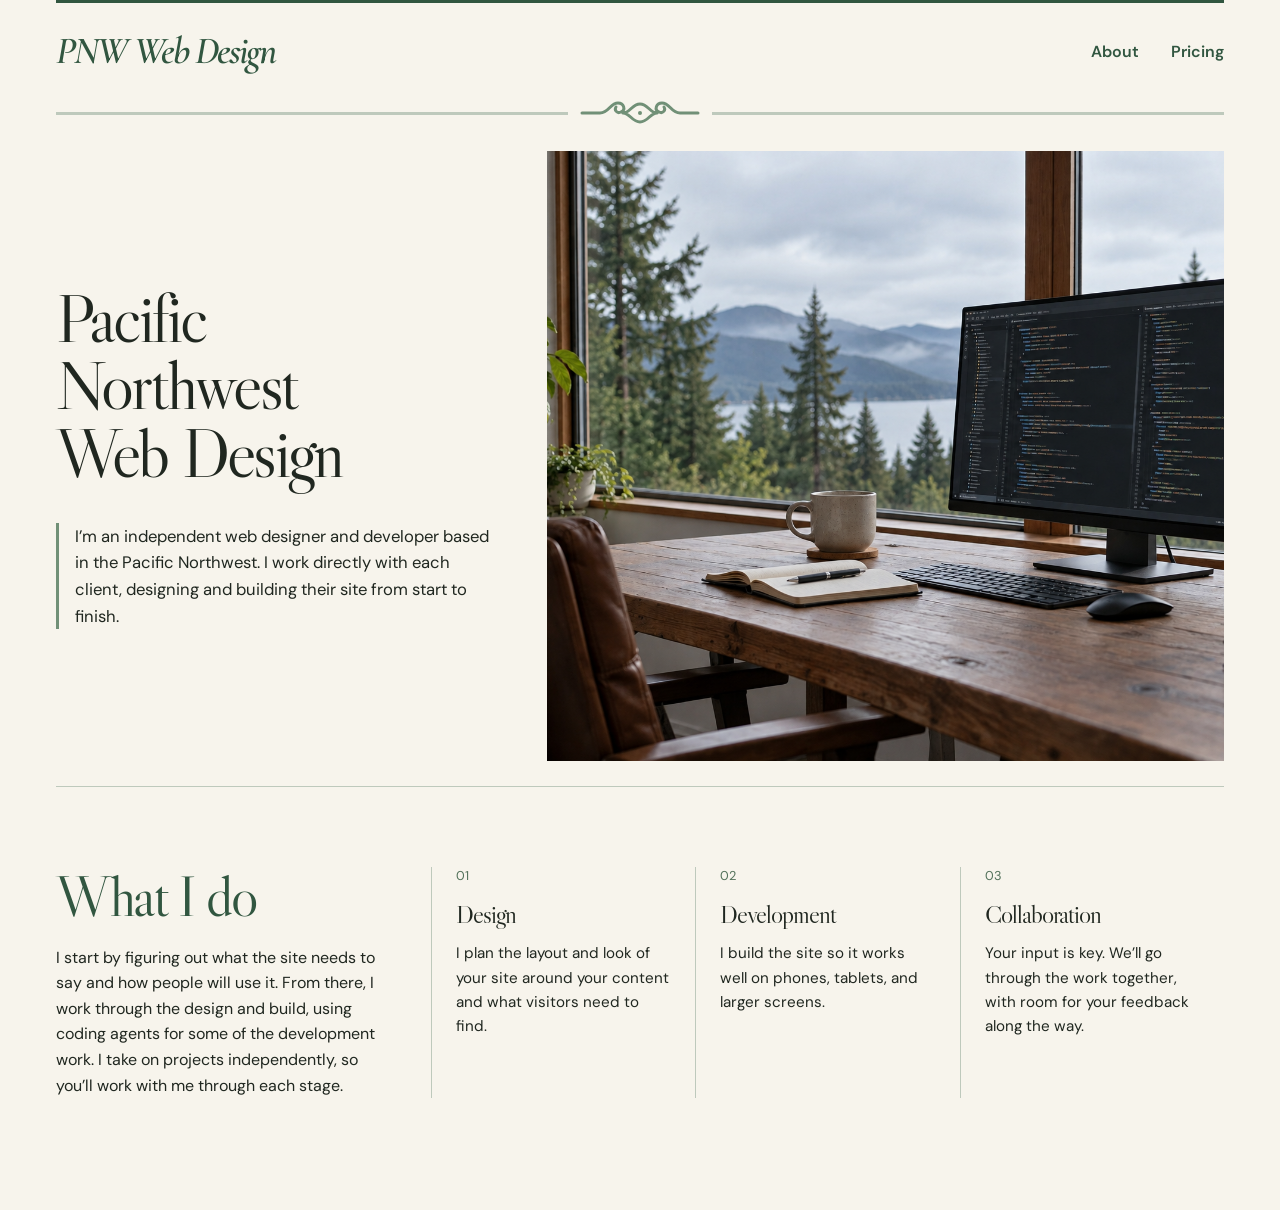
<file: PNW Web Design/html/index.html>
<!doctype html>
<html lang="en">
<head>
  <meta charset="UTF-8">
  <meta name="viewport" content="width=device-width, initial-scale=1">
  <meta name="description" content="Pacific Northwest Web Design">
  <title>Pacific Northwest Web Design</title>

  <link rel="preconnect" href="https://fonts.googleapis.com">
  <link rel="preconnect" href="https://fonts.gstatic.com" crossorigin>
  <link href="https://fonts.googleapis.com/css2?family=Cormorant+Garamond:ital,wght@1,600&family=DM+Sans:wght@400;500;600&family=Libre+Caslon+Display&display=swap" rel="stylesheet">
  <link rel="stylesheet" href="../css/style.css">
</head>

<body>
  <header class="site-header container">
    <div class="header-row">
      <a class="brand" href="index.html">PNW Web Design</a>

      <nav aria-label="Main navigation">
        <a href="#about">About</a>
        <a href="pricing.html">Pricing</a>
      </nav>
    </div>

    <div class="header-divider" aria-hidden="true">
      <span class="divider-line"></span>
      <svg viewBox="0 0 120 28" fill="none" xmlns="http://www.w3.org/2000/svg">
        <path
          d="M2 14h18c9 0 10-10 18-10 6 0 8 7 3 9-4 2-7-2-5-5
             M118 14h-18c-9 0-10-10-18-10-6 0-8 7-3 9 4 2 7-2 5-5
             M43 14c7 0 9 9 17 9s10-9 17-9
             M43 14c7 0 9-9 17-9s10 9 17 9"
          stroke="currentColor"
          stroke-width="3"
          stroke-linecap="round"
        />
        <circle cx="60" cy="14" r="2" fill="currentColor"/>
      </svg>
      <span class="divider-line"></span>
    </div>
  </header>

  <main>
    <section class="hero container" aria-labelledby="hero-title">
      <div class="hero-copy">
        <h1 id="hero-title">Pacific<br>Northwest<br>Web Design</h1>
        <p>I’m an independent web designer and developer based in the Pacific Northwest. I work directly with each client, designing and building their site from start to finish.</p>
      </div>

      <div class="hero-visual">
        <img
          src="../images/hero.jpg"
          alt="Computer workspace overlooking evergreen trees and water"
        >
      </div>
    </section>

    <section class="services container" id="about" aria-labelledby="services-title">
      <div class="services-intro">
        <h2 id="services-title">What I do</h2>
        <p>I start by figuring out what the site needs to say and how people will use it. From there, 
		I work through the design and build, using coding agents for some of the development work. 
		I take on projects independently, so you’ll work with me through each stage.</p>
      </div>

      <div class="service-list">
        <div class="service">
          <span class="service-number">01</span>
          <h3>Design</h3>
          <p>I plan the layout and look of your site around your content and what visitors need to find.</p>
        </div>

        <div class="service">
          <span class="service-number">02</span>
          <h3>Development</h3>
          <p>I build the site so it works well on phones, tablets, and larger screens.</p>
        </div>

        <div class="service">
          <span class="service-number">03</span>
          <h3>Collaboration</h3>
          <p>Your input is key. We’ll go through the work together, with room for your feedback along the way.</p>
        </div>
      </div>
    </section>
  </main>
</body>
</html>
</file>
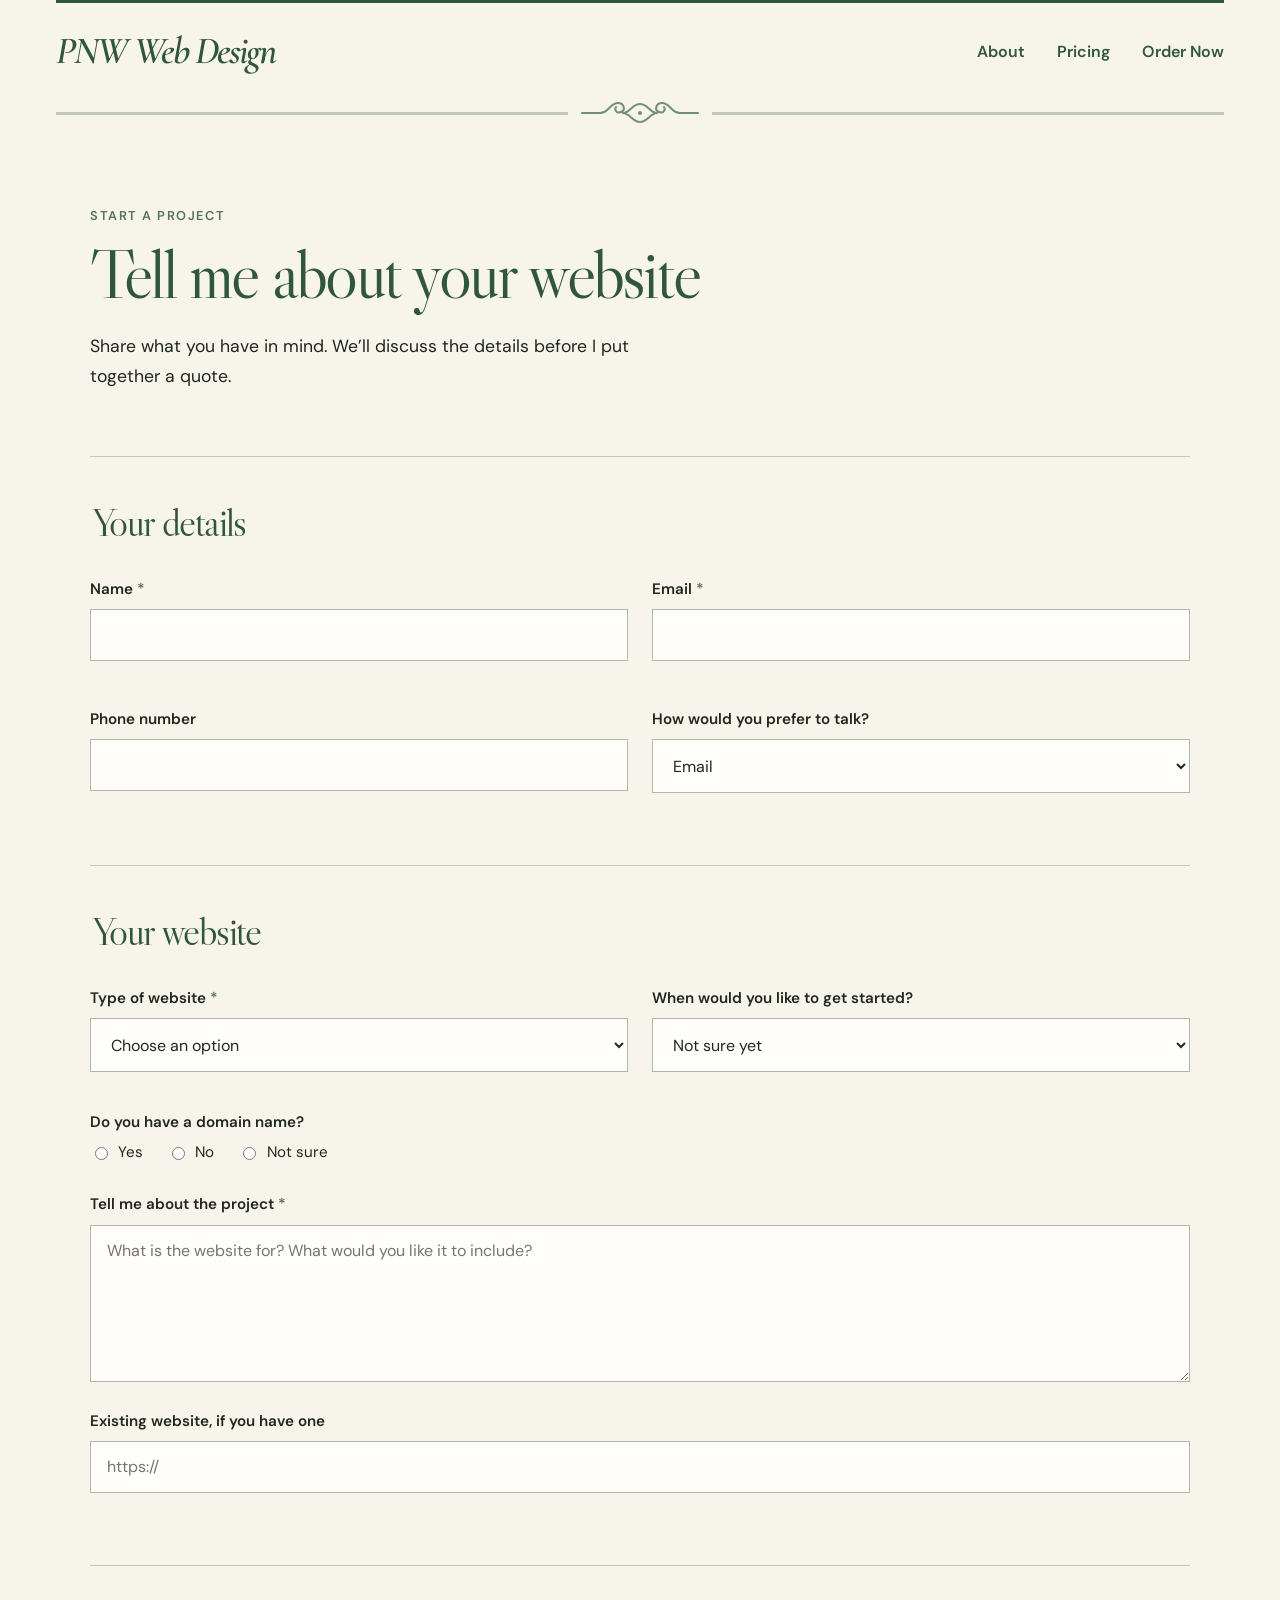
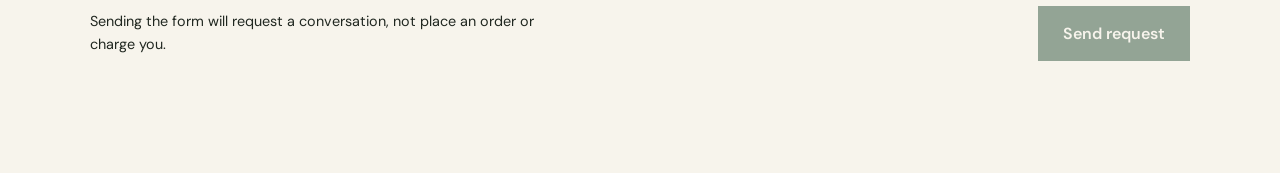
<file: PNW Web Design/html/order.html>
<!doctype html>
<html lang="en">
<head>
  <meta charset="UTF-8">
  <meta name="viewport" content="width=device-width, initial-scale=1">
  <meta name="description" content="Start a website project with Pacific Northwest Web Design">
  <title>Order Now | Pacific Northwest Web Design</title>

  <link rel="preconnect" href="https://fonts.googleapis.com">
  <link rel="preconnect" href="https://fonts.gstatic.com" crossorigin>
  <link href="https://fonts.googleapis.com/css2?family=Cormorant+Garamond:ital,wght@1,600&family=DM+Sans:wght@400;500;600&family=Libre+Caslon+Display&display=swap" rel="stylesheet">

  <link rel="stylesheet" href="../css/style.css">
  <link rel="stylesheet" href="../css/order.css">
</head>

<body>
  <header class="site-header container">
    <div class="header-row">
      <a class="brand" href="index.html">PNW Web Design</a>

      <nav aria-label="Main navigation">
        <a href="index.html#about">About</a>
        <a href="pricing.html">Pricing</a>
        <a href="order.html" aria-current="page">Order Now</a>
      </nav>
    </div>

    <div class="header-divider" aria-hidden="true">
      <span class="divider-line"></span>
      <svg viewBox="0 0 120 28" fill="none" xmlns="http://www.w3.org/2000/svg">
        <path
          d="M2 14h18c9 0 10-10 18-10 6 0 8 7 3 9-4 2-7-2-5-5
             M118 14h-18c-9 0-10-10-18-10-6 0-8 7-3 9 4 2 7-2 5-5
             M43 14c7 0 9 9 17 9s10-9 17-9
             M43 14c7 0 9-9 17-9s10 9 17 9"
          stroke="currentColor"
          stroke-width="2"
          stroke-linecap="round"
        />
        <circle cx="60" cy="14" r="2" fill="currentColor"/>
      </svg>
      <span class="divider-line"></span>
    </div>
  </header>

  <main class="order-page container">
    <div class="order-intro">
      <p class="eyebrow">Start a project</p>
      <h1>Tell me about your website</h1>
      <p>
        Share what you have in mind. We’ll discuss the details before
        I put together a quote.
      </p>
    </div>

    <!-- Connect this form to a submission service or backend before enabling the button. -->
    <form class="project-form">
      <fieldset>
        <legend>Your details</legend>

        <div class="form-grid">
          <div class="form-field">
            <label for="name">Name <span aria-hidden="true">*</span></label>
            <input id="name" name="name" type="text" autocomplete="name" required>
          </div>

          <div class="form-field">
            <label for="email">Email <span aria-hidden="true">*</span></label>
            <input id="email" name="email" type="email" autocomplete="email" required>
          </div>

          <div class="form-field">
            <label for="phone">Phone number</label>
            <input id="phone" name="phone" type="tel" autocomplete="tel">
          </div>

          <div class="form-field">
            <label for="contact-method">How would you prefer to talk?</label>
            <select id="contact-method" name="contact_method">
              <option value="email">Email</option>
              <option value="phone">Phone</option>
              <option value="either">Either is fine</option>
            </select>
          </div>
        </div>
      </fieldset>

      <fieldset>
        <legend>Your website</legend>

        <div class="form-grid">
          <div class="form-field">
            <label for="website-type">Type of website <span aria-hidden="true">*</span></label>
            <select id="website-type" name="website_type" required>
              <option value="" selected disabled>Choose an option</option>
              <option value="single-page">Single page</option>
              <option value="simple-blog">Simple blog</option>
              <option value="three-to-four-pages">Three to four pages</option>
              <option value="five-plus-pages">Five or more pages</option>
              <option value="not-sure">Not sure yet</option>
            </select>
          </div>

          <div class="form-field">
            <label for="timeline">When would you like to get started?</label>
            <select id="timeline" name="timeline">
              <option value="" selected>Not sure yet</option>
              <option value="soon">As soon as possible</option>
              <option value="one-to-three-months">In the next 1–3 months</option>
              <option value="later">Later on</option>
            </select>
          </div>
        </div>

        <div class="form-field domain-field">
          <p class="field-label" id="domain-label">Do you have a domain name?</p>
          <div class="radio-options" role="group" aria-labelledby="domain-label">
            <label><input type="radio" name="has_domain" value="yes"> Yes</label>
            <label><input type="radio" name="has_domain" value="no"> No</label>
            <label><input type="radio" name="has_domain" value="not-sure"> Not sure</label>
          </div>
        </div>

        <div class="form-field">
          <label for="project-details">Tell me about the project <span aria-hidden="true">*</span></label>
          <textarea
            id="project-details"
            name="project_details"
            rows="6"
            placeholder="What is the website for? What would you like it to include?"
            required
          ></textarea>
        </div>

        <div class="form-field">
          <label for="existing-site">Existing website, if you have one</label>
          <input
            id="existing-site"
            name="existing_site"
            type="url"
            inputmode="url"
            placeholder="https://"
          >
        </div>
      </fieldset>

      <div class="form-end">
        <p>Sending the form will request a conversation, not place an order or charge you.</p>
        <button type="submit" disabled>Send request</button>
      </div>
    </form>
  </main>
</body>
</html>
</file>
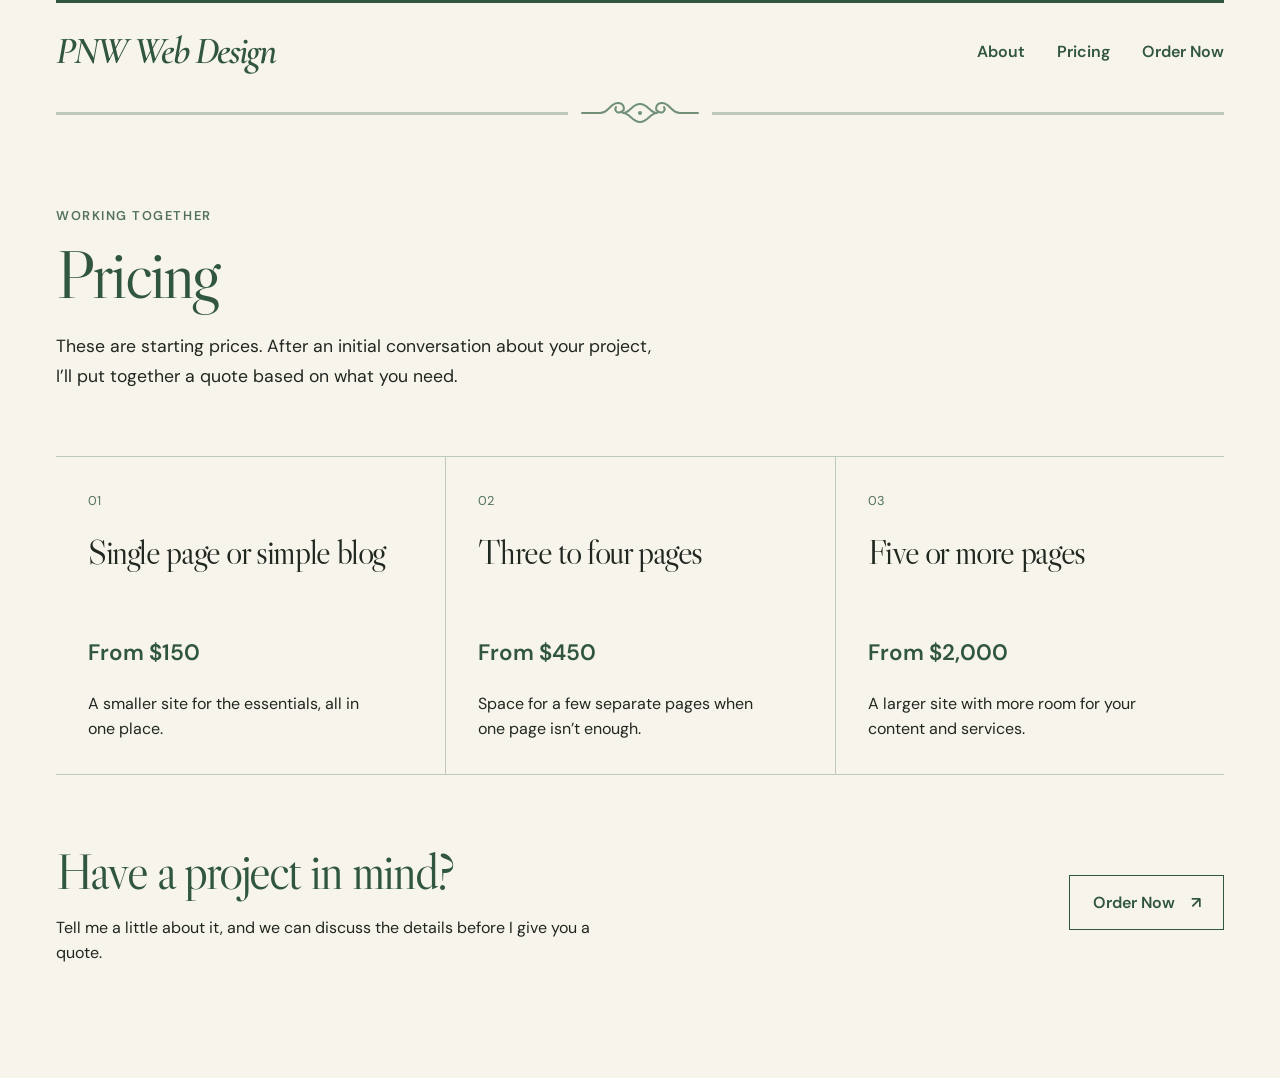
<file: PNW Web Design/html/Pricing.html>
<!doctype html>
<html lang="en">
<head>
  <meta charset="UTF-8">
  <meta name="viewport" content="width=device-width, initial-scale=1">
  <meta name="description" content="Starting prices for Pacific Northwest Web Design">
  <title>Pricing | Pacific Northwest Web Design</title>

  <link rel="preconnect" href="https://fonts.googleapis.com">
  <link rel="preconnect" href="https://fonts.gstatic.com" crossorigin>
  <link href="https://fonts.googleapis.com/css2?family=Cormorant+Garamond:ital,wght@1,600&family=DM+Sans:wght@400;500;600&family=Libre+Caslon+Display&display=swap" rel="stylesheet">

  <link rel="stylesheet" href="../css/style.css">
  <link rel="stylesheet" href="../css/pricing.css">
</head>

<body>
  <header class="site-header container">
    <div class="header-row">
      <a class="brand" href="index.html">PNW Web Design</a>

      <nav aria-label="Main navigation">
        <a href="index.html#about">About</a>
        <a href="pricing.html" aria-current="page">Pricing</a>
        <a href="order.html">Order Now</a>
      </nav>
    </div>

    <div class="header-divider" aria-hidden="true">
      <span class="divider-line"></span>
      <svg viewBox="0 0 120 28" fill="none" xmlns="http://www.w3.org/2000/svg">
        <path
          d="M2 14h18c9 0 10-10 18-10 6 0 8 7 3 9-4 2-7-2-5-5
             M118 14h-18c-9 0-10-10-18-10-6 0-8 7-3 9 4 2 7-2 5-5
             M43 14c7 0 9 9 17 9s10-9 17-9
             M43 14c7 0 9-9 17-9s10 9 17 9"
          stroke="currentColor"
          stroke-width="2"
          stroke-linecap="round"
        />
        <circle cx="60" cy="14" r="2" fill="currentColor"/>
      </svg>
      <span class="divider-line"></span>
    </div>
  </header>

  <main class="pricing-page container">
    <div class="pricing-heading">
      <p class="eyebrow">Working together</p>
      <h1>Pricing</h1>
      <p>
        These are starting prices. After an initial conversation about your
        project, I’ll put together a quote based on what you need.
      </p>
    </div>

    <div class="pricing-grid">
      <article class="price-card">
        <span class="price-number">01</span>
        <h2>Single page or simple blog</h2>
        <p class="price">From $150</p>
        <p>A smaller site for the essentials, all in one place.</p>
      </article>

      <article class="price-card">
        <span class="price-number">02</span>
        <h2>Three to four pages</h2>
        <p class="price">From $450</p>
        <p>Space for a few separate pages when one page isn’t enough.</p>
      </article>

      <article class="price-card">
        <span class="price-number">03</span>
        <h2>Five or more pages</h2>
        <p class="price">From $2,000</p>
        <p>A larger site with more room for your content and services.</p>
      </article>
    </div>

    <div class="pricing-next">
      <div>
        <h2>Have a project in mind?</h2>
        <p>
          Tell me a little about it, and we can discuss the details before
          I give you a quote.
        </p>
      </div>

      <a class="order-link" href="order.html">
        Order Now <span aria-hidden="true">↗</span>
      </a>
    </div>
  </main>
</body>
</html>
</file>
<file: PNW Web Design/css/style.css>
:root {
  font-family: "DM Sans", sans-serif;
  color: #202720;
  background: #f7f4ec;
}

* {
  box-sizing: border-box;
}

html {
  scroll-behavior: smooth;
}

body {
  margin: 0;
  background: #f7f4ec;
}

a {
  color: inherit;
}

.container {
  width: min(100% - 7rem, 1440px);
  margin-inline: auto;
}

/* Header */

.site-header {
  border-top: 3px solid #315640;
}

.header-row {
  min-height: 96px;
  display: flex;
  align-items: center;
  justify-content: space-between;
  gap: 2rem;
}

.brand {
  color: #315640;
  font-family: "Cormorant Garamond", Georgia, serif;
  font-size: 2.4rem;
  font-style: italic;
  font-weight: 600;
  letter-spacing: -0.055em;
  line-height: 1;
  text-decoration: none;
  white-space: nowrap;
}

.site-header nav {
  display: flex;
  align-items: center;
  gap: 2rem;
}

.site-header nav a {
  color: #315640;
  font-size: 1rem;
  font-weight: 600;
  text-decoration: none;
  transition: color 180ms ease;
}

.site-header nav a:hover,
.site-header nav a:focus-visible {
  color: #577b5d;
  text-decoration: underline;
  text-underline-offset: 0.35rem;
}

.header-divider {
  display: flex;
  align-items: center;
  gap: 0.75rem;
  color: #719077;
}

.divider-line {
  height: 3px;
  flex: 1;
  background: #bec9bc;
}

.header-divider svg {
  width: 120px;
  height: 28px;
  flex: none;
}

/* Hero */

.hero {
  display: grid;
  grid-template-columns: 42% 58%;
  min-height: 660px;
  border-bottom: 1px solid #bec9bc;
}

.hero-copy {
  align-self: center;
  padding: 3rem 3rem 3rem 0;
}

h1,
h2,
h3 {
  font-family: "Libre Caslon Display", Georgia, serif;
  font-weight: 400;
  letter-spacing: -0.04em;
}

h1 {
  margin: 0 0 2.25rem;
  font-size: clamp(3.5rem, 5.4vw, 6.5rem);
  line-height: 0.98;
}

.hero-copy p {
  margin: 0;
  padding-left: 1rem;
  border-left: 3px solid #719077;
  font-size: clamp(1rem, 1.3vw, 1.25rem);
  line-height: 1.6;
}

.hero-visual {
  height: 610px;
  margin-block: 1.5rem;
  background: #dce4da;
}

.hero-visual img {
  display: block;
  width: 100%;
  height: 100%;
  object-fit: cover;
}

/* What I do */

.services {
  display: grid;
  grid-template-columns: 28% 1fr;
  gap: 3rem;
  padding-block: 5rem 7rem;
}

.services-intro h2 {
  margin: 0 0 1.25rem;
  color: #315640;
  font-size: clamp(3.2rem, 4.5vw, 5.5rem);
  line-height: 1;
}

.services-intro p {
  max-width: 340px;
  margin: 0;
  font-size: 1rem;
  line-height: 1.6;
}

.service-list {
  display: grid;
  grid-template-columns: repeat(3, minmax(0, 1fr));
}

.service {
  padding: 0 1.5rem;
  border-left: 1px solid #bec9bc;
}

.service-number {
  display: block;
  margin-bottom: 1rem;
  color: #53725b;
  font-size: 0.8rem;
}

.service h3 {
  margin: 0 0 0.75rem;
  font-size: clamp(1.5rem, 2vw, 2rem);
  line-height: 1.15;
}

.service p {
  margin: 0;
  font-size: 0.95rem;
  line-height: 1.6;
}

/* Smaller screens */

@media (max-width: 900px) {
  .container {
    width: min(100% - 2.5rem, 1440px);
  }

  .hero {
    grid-template-columns: 1fr;
  }

  .hero-copy {
    padding: 5rem 0 3rem;
  }

  h1 {
    font-size: clamp(3.5rem, 11vw, 5.5rem);
  }

  .hero-visual {
    height: 420px;
    margin: 0 0 1.25rem;
  }

  .services {
    grid-template-columns: 1fr;
    gap: 2.5rem;
    padding-block: 4rem;
  }

  .services-intro p {
    max-width: 600px;
  }
}

@media (max-width: 600px) {
  .header-row {
    min-height: 76px;
    gap: 1rem;
  }

  .brand {
    font-size: 1.8rem;
  }

  .site-header nav {
    gap: 1rem;
  }

  .site-header nav a {
    font-size: 0.85rem;
  }

  h1 {
    font-size: clamp(3.15rem, 12vw, 4rem);
  }

  .hero-visual {
    height: 310px;
  }

  .service-list {
    grid-template-columns: 1fr;
    gap: 2rem;
  }

  .service {
    padding-left: 1.25rem;
  }
}
</file>
<file: PNW Web Design/css/order.css>
/* Order page */

.order-page {
  max-width: 1100px;
  padding-block: 5rem 7rem;
}

.order-intro {
  max-width: 720px;
  margin-bottom: 4rem;
}

.eyebrow {
  margin: 0 0 1rem;
  color: #53725b;
  font-size: 0.8rem;
  font-weight: 600;
  letter-spacing: 0.12em;
  text-transform: uppercase;
}

.order-intro h1 {
  margin-bottom: 1.5rem;
  color: #315640;
}

.order-intro > p:last-child {
  max-width: 610px;
  margin: 0;
  font-size: 1.1rem;
  line-height: 1.7;
}

.project-form {
  border-top: 1px solid #bec9bc;
}

.project-form fieldset {
  min-width: 0;
  margin: 0;
  padding: 2.5rem 0 3rem;
  border: 0;
  border-bottom: 1px solid #bec9bc;
}

.project-form legend {
  float: left;
  width: 100%;
  margin-bottom: 2rem;
  color: #315640;
  font-family: "Libre Caslon Display", Georgia, serif;
  font-size: 2.5rem;
  letter-spacing: -0.04em;
}

.form-grid {
  display: grid;
  grid-template-columns: repeat(2, minmax(0, 1fr));
  gap: 1.5rem;
  clear: both;
}

.form-field {
  margin-bottom: 1.5rem;
}

.form-field label,
.field-label {
  display: block;
  margin: 0 0 0.65rem;
  font-size: 0.95rem;
  font-weight: 600;
}

.form-field label span {
  color: #53725b;
}

.form-field input:not([type="radio"]),
.form-field select,
.form-field textarea {
  width: 100%;
  padding: 0.9rem 1rem;
  border: 1px solid #aab9a9;
  border-radius: 0;
  background: #fffefa;
  color: #202720;
  font: inherit;
}

.form-field textarea {
  min-height: 150px;
  resize: vertical;
}

.form-field input:focus-visible,
.form-field select:focus-visible,
.form-field textarea:focus-visible {
  outline: 2px solid #315640;
  outline-offset: 2px;
}

.domain-field {
  margin: 1rem 0 2rem;
}

.radio-options {
  display: flex;
  flex-wrap: wrap;
  gap: 1.5rem;
}

.radio-options label {
  display: inline-flex;
  align-items: center;
  gap: 0.45rem;
  margin: 0;
  font-weight: 400;
  cursor: pointer;
}

.radio-options input {
  accent-color: #315640;
}

.form-end {
  display: flex;
  align-items: center;
  justify-content: space-between;
  gap: 2rem;
  padding-top: 2.5rem;
}

.form-end p {
  max-width: 480px;
  margin: 0;
  font-size: 0.9rem;
  line-height: 1.6;
}

.form-end button {
  flex: none;
  padding: 1rem 1.5rem;
  border: 1px solid #315640;
  background: #315640;
  color: #f7f4ec;
  font: inherit;
  font-weight: 600;
}

.form-end button:disabled {
  opacity: 0.5;
  cursor: not-allowed;
}

@media (max-width: 600px) {
  .site-header nav {
    gap: 0.75rem;
  }

  .site-header nav a {
    font-size: 0.78rem;
  }

  .brand {
    font-size: 1.5rem;
  }

  .order-page {
    padding-block: 3.5rem 5rem;
  }

  .order-intro {
    margin-bottom: 3rem;
  }

  .form-grid {
    grid-template-columns: 1fr;
    gap: 0;
  }

  .project-form legend {
    font-size: 2.2rem;
  }

  .form-end {
    align-items: flex-start;
    flex-direction: column;
  }
}
</file>
<file: PNW Web Design/css/pricing.css>
/* Pricing page */

.pricing-page {
  padding-block: 5rem 7rem;
}

.pricing-heading {
  max-width: 720px;
  margin-bottom: 4rem;
}

.eyebrow {
  margin: 0 0 1rem;
  color: #53725b;
  font-size: 0.8rem;
  font-weight: 600;
  letter-spacing: 0.12em;
  text-transform: uppercase;
}

.pricing-heading h1 {
  margin-bottom: 1.5rem;
  color: #315640;
}

.pricing-heading > p:last-child {
  max-width: 610px;
  margin: 0;
  font-size: 1.1rem;
  line-height: 1.7;
}

.pricing-grid {
  display: grid;
  grid-template-columns: repeat(3, minmax(0, 1fr));
  border-top: 1px solid #bec9bc;
  border-bottom: 1px solid #bec9bc;
}

.price-card {
  min-height: 300px;
  padding: 2rem;
}

.price-card + .price-card {
  border-left: 1px solid #bec9bc;
}

.price-number {
  color: #53725b;
  font-size: 0.8rem;
}

.price-card h2 {
  min-height: 5.5rem;
  margin: 1.5rem 0 1rem;
  font-size: clamp(2rem, 2.7vw, 3rem);
  line-height: 1.05;
}

.price {
  margin: 0 0 1.5rem;
  color: #315640;
  font-size: 1.4rem;
  font-weight: 600;
}

.price-card > p:last-child {
  max-width: 280px;
  margin: 0;
  line-height: 1.6;
}

.pricing-next {
  display: flex;
  align-items: center;
  justify-content: space-between;
  gap: 2rem;
  padding-top: 4rem;
}

.pricing-next h2 {
  margin: 0 0 0.75rem;
  color: #315640;
  font-size: clamp(2.5rem, 4vw, 4rem);
}

.pricing-next p {
  max-width: 560px;
  margin: 0;
  line-height: 1.6;
}

.order-link {
  display: inline-flex;
  align-items: center;
  justify-content: center;
  gap: 1rem;
  flex: none;
  padding: 1rem 1.4rem;
  border: 1px solid #315640;
  color: #315640;
  font-weight: 600;
  text-decoration: none;
  transition: background 180ms ease, color 180ms ease;
}

.order-link:hover,
.order-link:focus-visible {
  background: #315640;
  color: #f7f4ec;
}

@media (max-width: 900px) {
  .pricing-grid {
    grid-template-columns: 1fr;
  }

  .price-card {
    min-height: 0;
    padding: 2rem 0;
  }

  .price-card + .price-card {
    border-top: 1px solid #bec9bc;
    border-left: 0;
  }

  .price-card h2 {
    min-height: 0;
  }
}

@media (max-width: 600px) {
  .site-header nav {
    gap: 0.75rem;
  }

  .site-header nav a {
    font-size: 0.78rem;
  }

  .brand {
    font-size: 1.5rem;
  }

  .pricing-page {
    padding-block: 3.5rem 5rem;
  }

  .pricing-heading {
    margin-bottom: 3rem;
  }

  .pricing-next {
    align-items: flex-start;
    flex-direction: column;
    padding-top: 3rem;
  }
}
</file>
